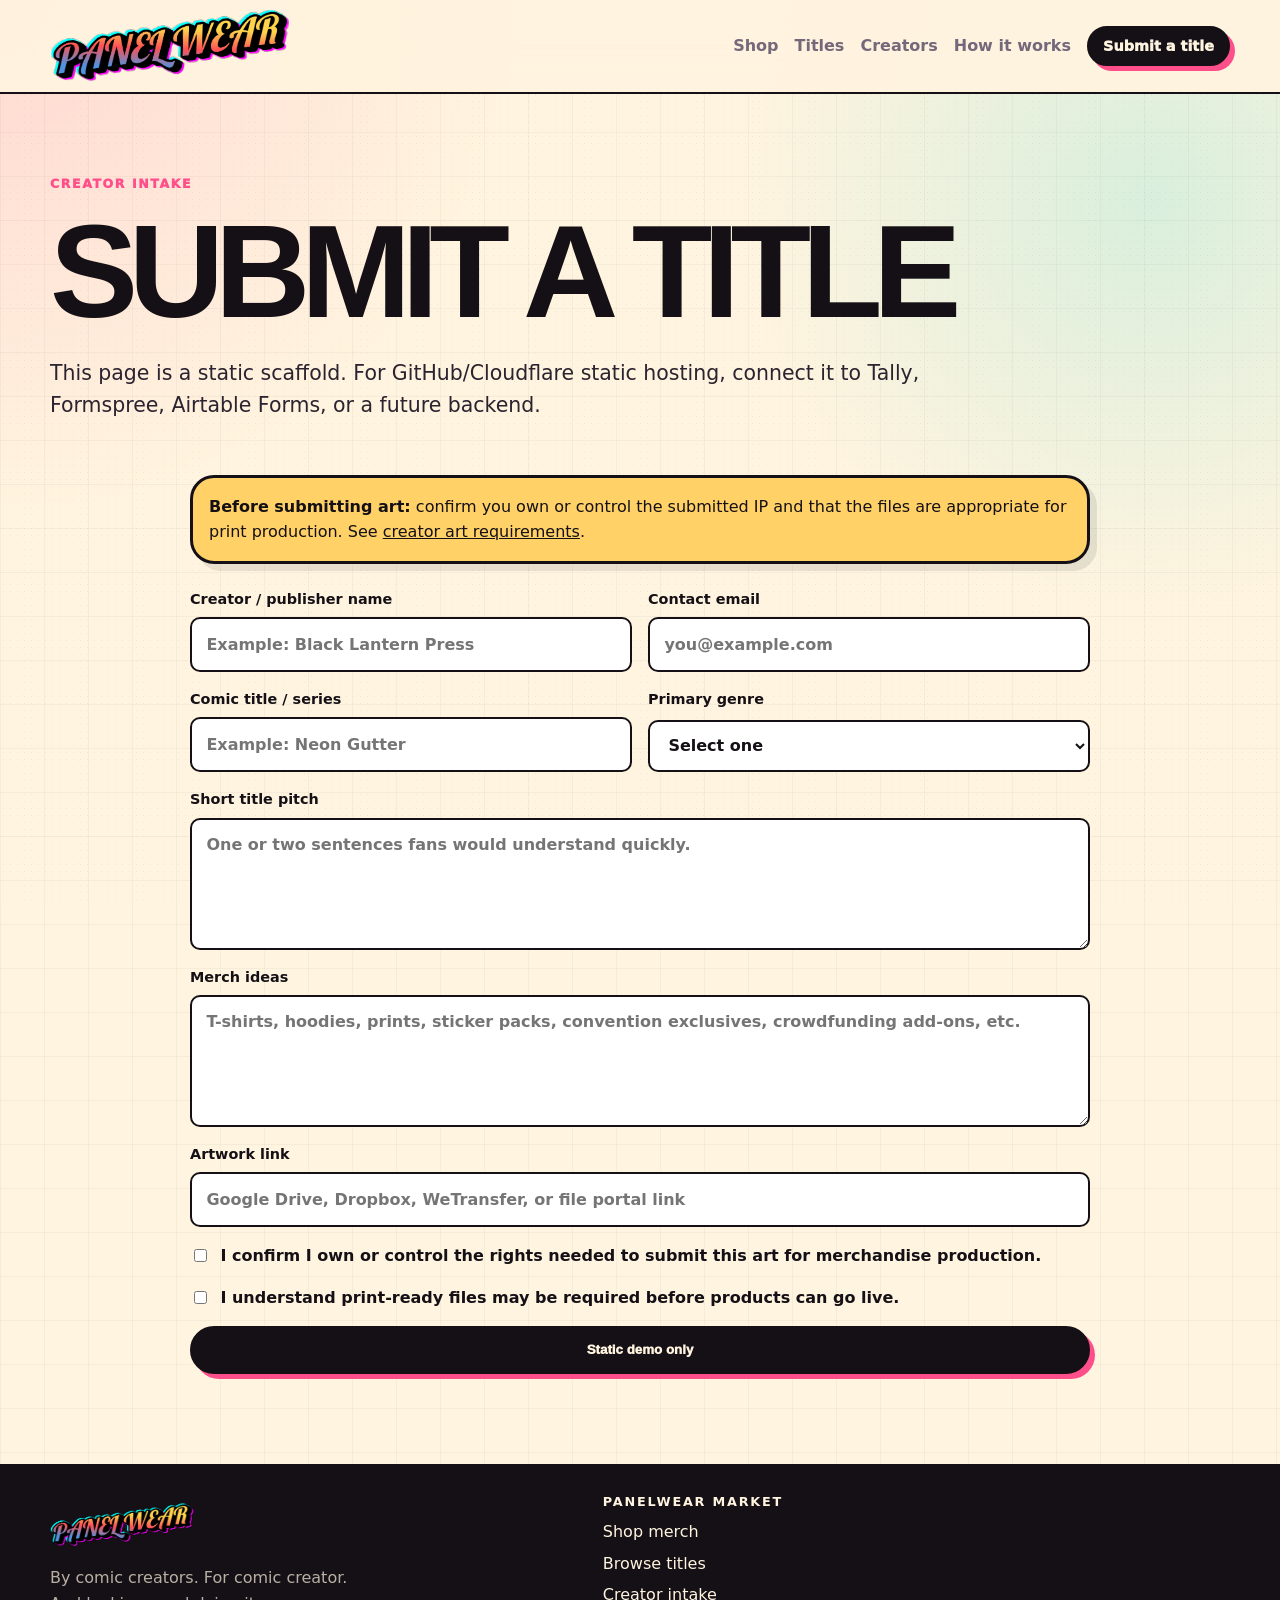
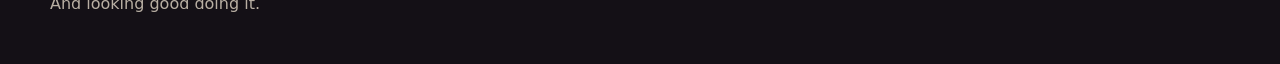
<file: creator-apply.html>
<!doctype html>
<html lang="en">
<head>
  <meta charset="utf-8" />
  <meta name="viewport" content="width=device-width, initial-scale=1" />
  <link rel="preconnect" href="https://fonts.googleapis.com">
  <link rel="stylesheet" href="assets/css/styles.css" />
  <title>Creator Intake | Panelwear Market</title>
  <meta name="description" content="Submit an independent comic title for merchandise consideration." />
</head>
<body data-page="creator-apply">
  <a class="skip-link" href="#main">Skip to content</a>
  <header class="site-header">
    <nav class="nav shell" aria-label="Primary navigation">
<a class="brand brand--image" href="index.html" aria-label="Panelwear Market home">
  <img src="assets/images/panelwear-logo.svg" alt="Panelwear Market" />
</a>
      <button class="nav__toggle" aria-expanded="false" aria-controls="navMenu">
        <span class="sr-only">Toggle navigation</span>
        <span aria-hidden="true"></span>
        <span aria-hidden="true"></span>
        <span aria-hidden="true"></span>
      </button>
      <div class="nav__menu" id="navMenu">
        <a href="shop.html">Shop</a>
        <a href="titles.html">Titles</a>
        <a href="creators.html">Creators</a>
        <a href="how-it-works.html">How it works</a>
        <a class="button button--small" href="creator-apply.html">Submit a title</a>
      </div>
    </nav>
  </header>
  <main id="main">
    <section class="page-hero shell">
      <p class="eyebrow">Creator intake</p>
      <h1>Submit a title</h1>
      <p class="lede">This page is a static scaffold. For GitHub/Cloudflare static hosting, connect it to Tally, Formspree, Airtable Forms, or a future backend.</p>
    </section>

    <section class="section shell section--tight narrow">
      <div class="form-note">
        <strong>Before submitting art:</strong> confirm you own or control the submitted IP and that the files are appropriate for print production.
        See <a href="docs/creator-art-requirements.md">creator art requirements</a>.
      </div>

      <form class="intake-form" action="#" method="POST">
        <div class="form-grid">
          <label class="field">
            <span>Creator / publisher name</span>
            <input name="creator_name" required placeholder="Example: Black Lantern Press" />
          </label>
          <label class="field">
            <span>Contact email</span>
            <input name="email" type="email" required placeholder="you@example.com" />
          </label>
          <label class="field">
            <span>Comic title / series</span>
            <input name="title" required placeholder="Example: Neon Gutter" />
          </label>
          <label class="field">
            <span>Primary genre</span>
            <select name="genre" required>
              <option value="">Select one</option>
              <option>Action / Adventure</option>
              <option>Fantasy</option>
              <option>Horror</option>
              <option>Sci-Fi</option>
              <option>Slice of Life</option>
              <option>Superhero</option>
              <option>Other</option>
            </select>
          </label>
        </div>
        <label class="field">
          <span>Short title pitch</span>
          <textarea name="pitch" rows="4" placeholder="One or two sentences fans would understand quickly."></textarea>
        </label>
        <label class="field">
          <span>Merch ideas</span>
          <textarea name="merch_ideas" rows="4" placeholder="T-shirts, hoodies, prints, sticker packs, convention exclusives, crowdfunding add-ons, etc."></textarea>
        </label>
        <label class="field">
          <span>Artwork link</span>
          <input name="artwork_link" type="url" placeholder="Google Drive, Dropbox, WeTransfer, or file portal link" />
        </label>
        <label class="checkbox">
          <input name="rights_confirmed" type="checkbox" required />
          <span>I confirm I own or control the rights needed to submit this art for merchandise production.</span>
        </label>
        <label class="checkbox">
          <input name="quality_confirmed" type="checkbox" required />
          <span>I understand print-ready files may be required before products can go live.</span>
        </label>
        <button class="button" type="submit">Static demo only</button>
      </form>
    </section>
  </main>
  <footer class="site-footer">
    <div class="shell footer-grid">
      <div>
<a class="brand brand--image brand--footer" href="index.html">
  <img src="assets/images/panelwear-logo.svg" alt="Panelwear Market" />
</a>
        <p>By comic creators. For comic creator. <br>And looking good doing it.</p>
      </div>
      <div>
        <h2 class="footer-heading">Panelwear Market</h2>
        <a href="shop.html">Shop merch</a>
        <a href="titles.html">Browse titles</a>
        <a href="creator-apply.html">Creator intake</a>
      </div>
    </div>
  </footer>
  <script src="assets/js/app.js"></script>
</body>
</html>
</file>
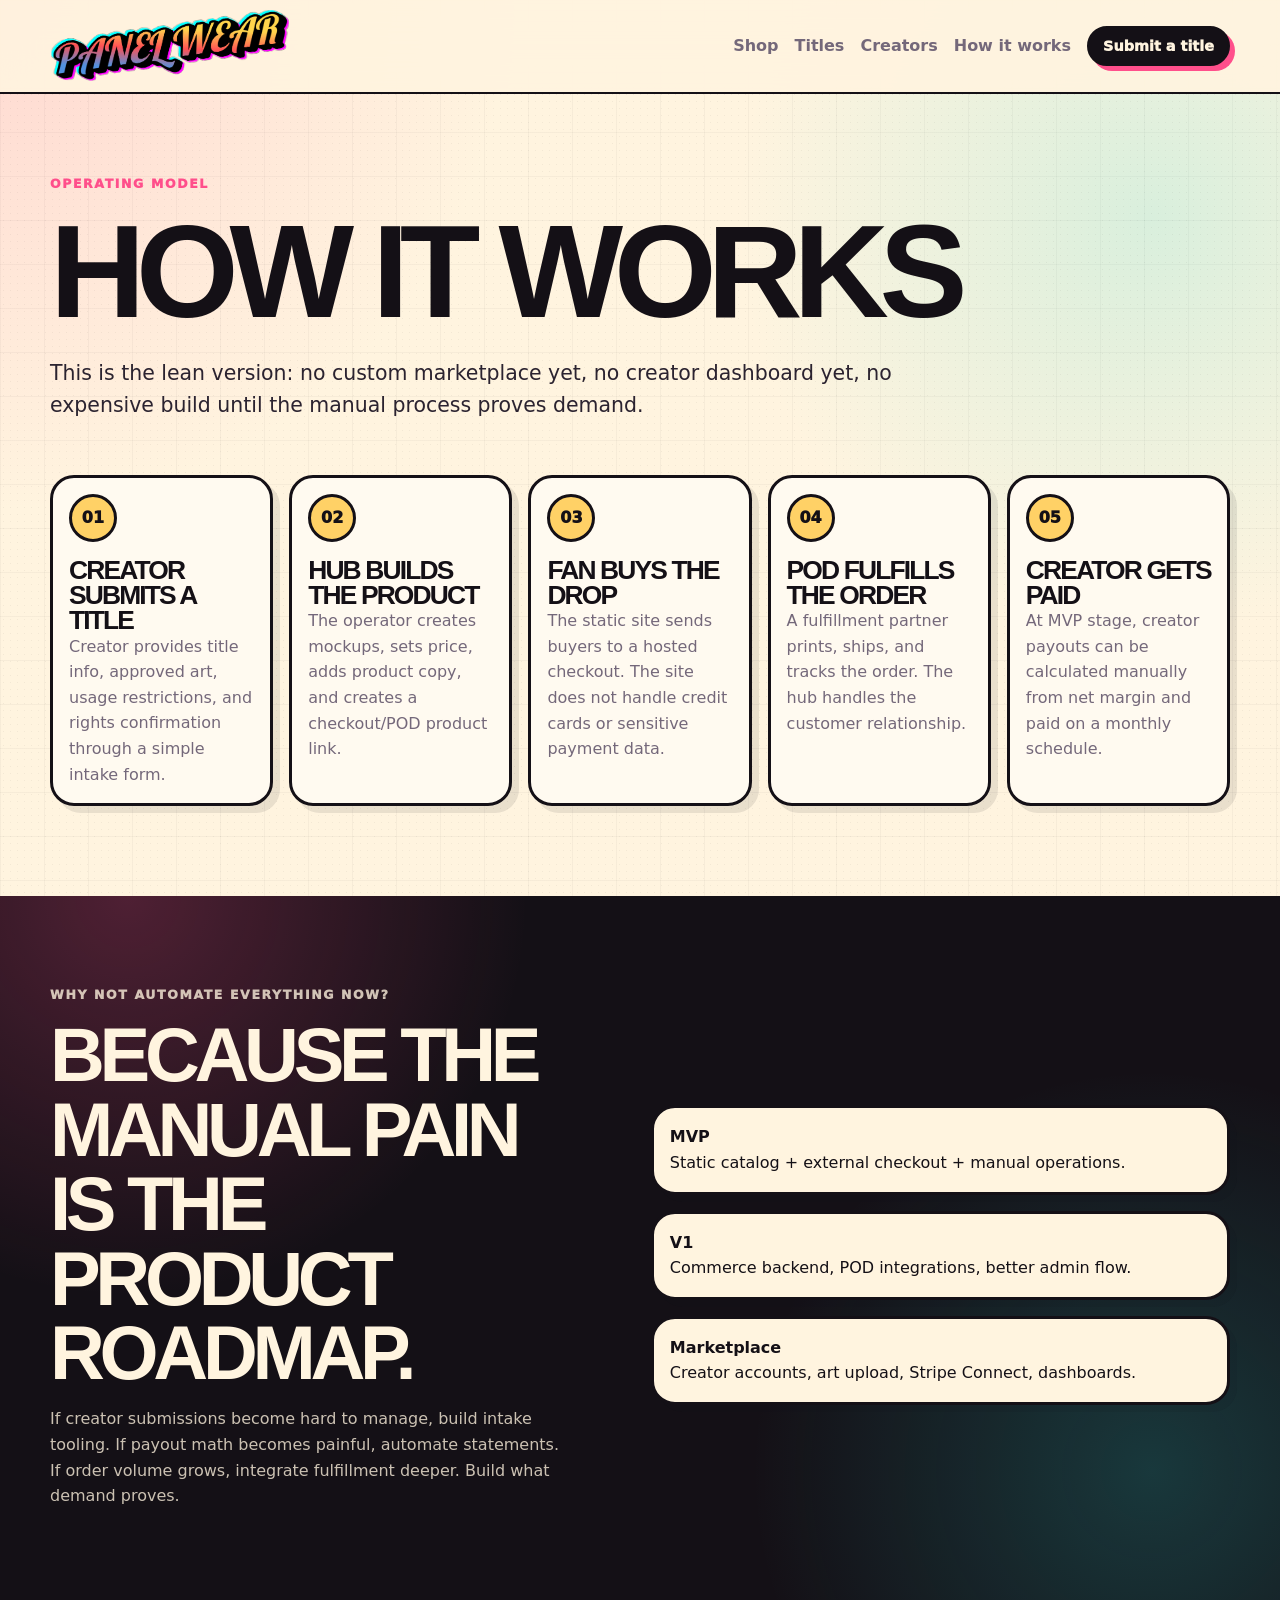
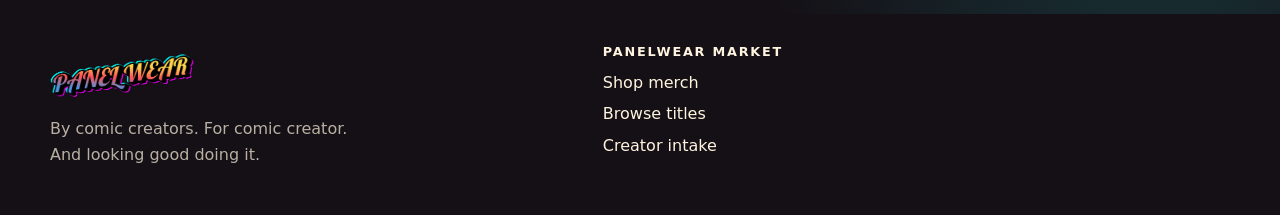
<file: how-it-works.html>
<!doctype html>
<html lang="en">
<head>
  <meta charset="utf-8" />
  <meta name="viewport" content="width=device-width, initial-scale=1" />
  <link rel="icon" href="assets/images/favicon.svg" type="image/svg+xml" />
  <link rel="preconnect" href="https://fonts.googleapis.com">
  <link rel="stylesheet" href="assets/css/styles.css" />
  <title>How It Works | Panelwear Market</title>
  <meta name="description" content="How the indie comics merchandise hub works for creators, fans, and operators." />
</head>
<body data-page="how">
  <a class="skip-link" href="#main">Skip to content</a>
  <header class="site-header">
    <nav class="nav shell" aria-label="Primary navigation">
<a class="brand brand--image" href="index.html" aria-label="Panelwear Market home">
  <img src="assets/images/panelwear-logo.svg" alt="Panelwear Market" />
</a>
      <button class="nav__toggle" aria-expanded="false" aria-controls="navMenu">
        <span class="sr-only">Toggle navigation</span>
        <span aria-hidden="true"></span>
        <span aria-hidden="true"></span>
        <span aria-hidden="true"></span>
      </button>
      <div class="nav__menu" id="navMenu">
        <a href="shop.html">Shop</a>
        <a href="titles.html">Titles</a>
        <a href="creators.html">Creators</a>
        <a href="how-it-works.html">How it works</a>
        <a class="button button--small" href="creator-apply.html">Submit a title</a>
      </div>
    </nav>
  </header>
  <main id="main">
    <section class="page-hero shell">
      <p class="eyebrow">Operating model</p>
      <h1>How it works</h1>
      <p class="lede">This is the lean version: no custom marketplace yet, no creator dashboard yet, no expensive build until the manual process proves demand.</p>
    </section>

    <section class="section shell section--tight">
      <div class="steps">
        <article class="step-card">
          <span>01</span>
          <h2>Creator submits a title</h2>
          <p>Creator provides title info, approved art, usage restrictions, and rights confirmation through a simple intake form.</p>
        </article>
        <article class="step-card">
          <span>02</span>
          <h2>Hub builds the product</h2>
          <p>The operator creates mockups, sets price, adds product copy, and creates a checkout/POD product link.</p>
        </article>
        <article class="step-card">
          <span>03</span>
          <h2>Fan buys the drop</h2>
          <p>The static site sends buyers to a hosted checkout. The site does not handle credit cards or sensitive payment data.</p>
        </article>
        <article class="step-card">
          <span>04</span>
          <h2>POD fulfills the order</h2>
          <p>A fulfillment partner prints, ships, and tracks the order. The hub handles the customer relationship.</p>
        </article>
        <article class="step-card">
          <span>05</span>
          <h2>Creator gets paid</h2>
          <p>At MVP stage, creator payouts can be calculated manually from net margin and paid on a monthly schedule.</p>
        </article>
      </div>
    </section>

    <section class="section section--ink">
      <div class="shell split">
        <div>
          <p class="eyebrow">Why not automate everything now?</p>
          <h2>Because the manual pain is the product roadmap.</h2>
          <p>If creator submissions become hard to manage, build intake tooling. If payout math becomes painful, automate statements. If order volume grows, integrate fulfillment deeper. Build what demand proves.</p>
        </div>
        <div class="note-stack">
          <div class="note-card">
            <strong>MVP</strong>
            <span>Static catalog + external checkout + manual operations.</span>
          </div>
          <div class="note-card">
            <strong>V1</strong>
            <span>Commerce backend, POD integrations, better admin flow.</span>
          </div>
          <div class="note-card">
            <strong>Marketplace</strong>
            <span>Creator accounts, art upload, Stripe Connect, dashboards.</span>
          </div>
        </div>
      </div>
    </section>
  </main>
  <footer class="site-footer">
    <div class="shell footer-grid">
      <div>
<a class="brand brand--image brand--footer" href="index.html">
  <img src="assets/images/panelwear-logo.svg" alt="Panelwear Market" />
</a>
        <p>By comic creators. For comic creator. <br>And looking good doing it.</p>
      </div>
      <div>
        <h2 class="footer-heading">Panelwear Market</h2>
        <a href="shop.html">Shop merch</a>
        <a href="titles.html">Browse titles</a>
        <a href="creator-apply.html">Creator intake</a>
      </div>
    </div>
  </footer>
  <script src="assets/js/app.js"></script>
</body>
</html>
</file>
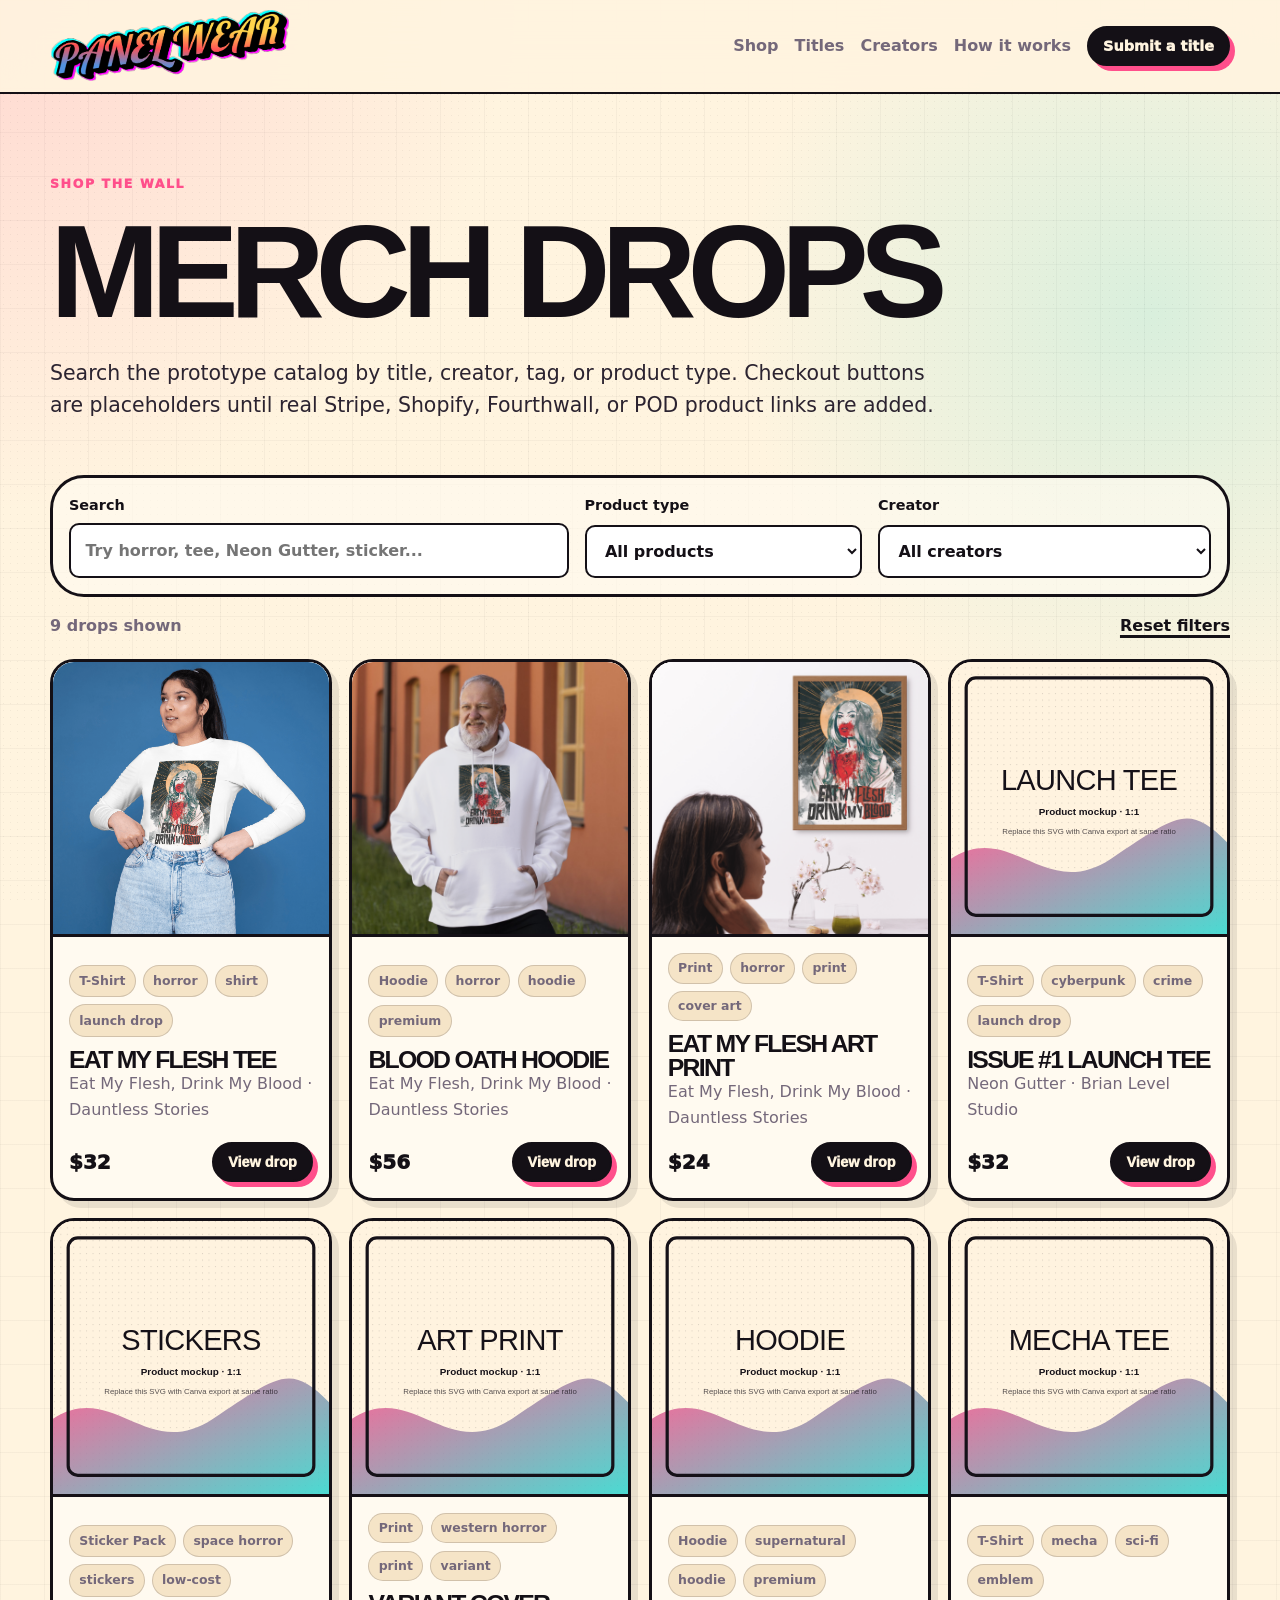
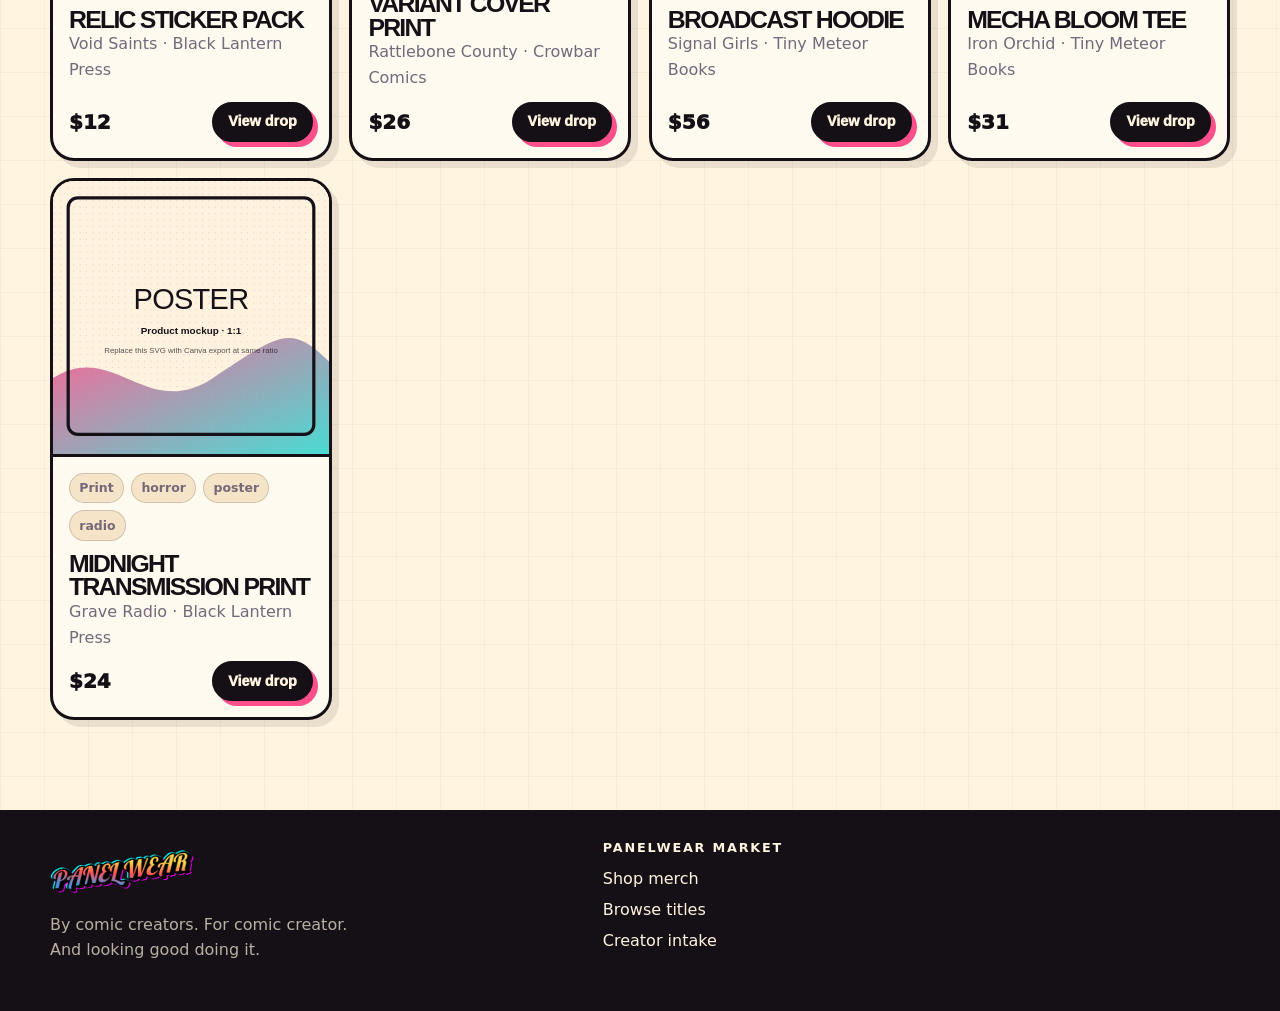
<file: shop.html>
<!doctype html>
<html lang="en">
<head>
 <meta charset="utf-8" />
  <meta name="viewport" content="width=device-width, initial-scale=1" />
  <link rel="icon" href="assets/images/favicon.svg" type="image/svg+xml" />
  <link rel="preconnect" href="https://fonts.googleapis.com">
  <link rel="stylesheet" href="assets/css/styles.css" />
  <title>Shop | Panelwear Market</title>
  <meta name="description" content="Browse indie comics merchandise by title, creator, product type, and genre." />
</head>
<body data-page="shop">
  <a class="skip-link" href="#main">Skip to content</a>
  <header class="site-header">
    <nav class="nav shell" aria-label="Primary navigation">
 <a class="brand brand--image" href="index.html" aria-label="Panelwear Market home">
  <img src="assets/images/panelwear-logo.svg" alt="Panelwear Market" />
</a>
      <button class="nav__toggle" aria-expanded="false" aria-controls="navMenu">
        <span class="sr-only">Toggle navigation</span>
        <span aria-hidden="true"></span>
        <span aria-hidden="true"></span>
        <span aria-hidden="true"></span>
      </button>
      <div class="nav__menu" id="navMenu">
        <a href="shop.html">Shop</a>
        <a href="titles.html">Titles</a>
        <a href="creators.html">Creators</a>
        <a href="how-it-works.html">How it works</a>
        <a class="button button--small" href="creator-apply.html">Submit a title</a>
      </div>
    </nav>
  </header>
  <main id="main">
    <section class="page-hero shell">
      <p class="eyebrow">Shop the wall</p>
      <h1>Merch drops</h1>
      <p class="lede">Search the prototype catalog by title, creator, tag, or product type. Checkout buttons are placeholders until real Stripe, Shopify, Fourthwall, or POD product links are added.</p>
    </section>

    <section class="section shell section--tight">
      <form class="filters" aria-label="Product filters">
        <label class="field">
          <span>Search</span>
          <input id="searchInput" type="search" placeholder="Try horror, tee, Neon Gutter, sticker..." />
        </label>
        <label class="field">
          <span>Product type</span>
          <select id="typeFilter">
            <option value="all">All products</option>
          </select>
        </label>
        <label class="field">
          <span>Creator</span>
          <select id="creatorFilter">
            <option value="all">All creators</option>
          </select>
        </label>
      </form>
      <div class="result-meta">
        <p id="resultCount" aria-live="polite">Loading products...</p>
        <button class="text-button" id="resetFilters" type="button">Reset filters</button>
      </div>
      <div class="product-grid" id="productGrid"></div>
    </section>
  </main>
  <dialog class="modal" id="productModal" aria-labelledby="modalTitle">
    <button class="modal__close" type="button" aria-label="Close product details">×</button>
    <div class="modal__body" id="modalBody"></div>
  </dialog>
  <footer class="site-footer">
    <div class="shell footer-grid">
      <div>
<a class="brand brand--image brand--footer" href="index.html">
  <img src="assets/images/panelwear-logo.svg" alt="Panelwear Market" />
</a>
        <p>By comic creators. For comic creator. <br>And looking good doing it.</p>
      </div>
      <div>
        <h2 class="footer-heading">Panelwear Market</h2>
        <a href="shop.html">Shop merch</a>
        <a href="titles.html">Browse titles</a>
        <a href="creator-apply.html">Creator intake</a>
      </div>
    </div>
  </footer>
  <script src="assets/js/app.js"></script>
</body>
</html>
</file>
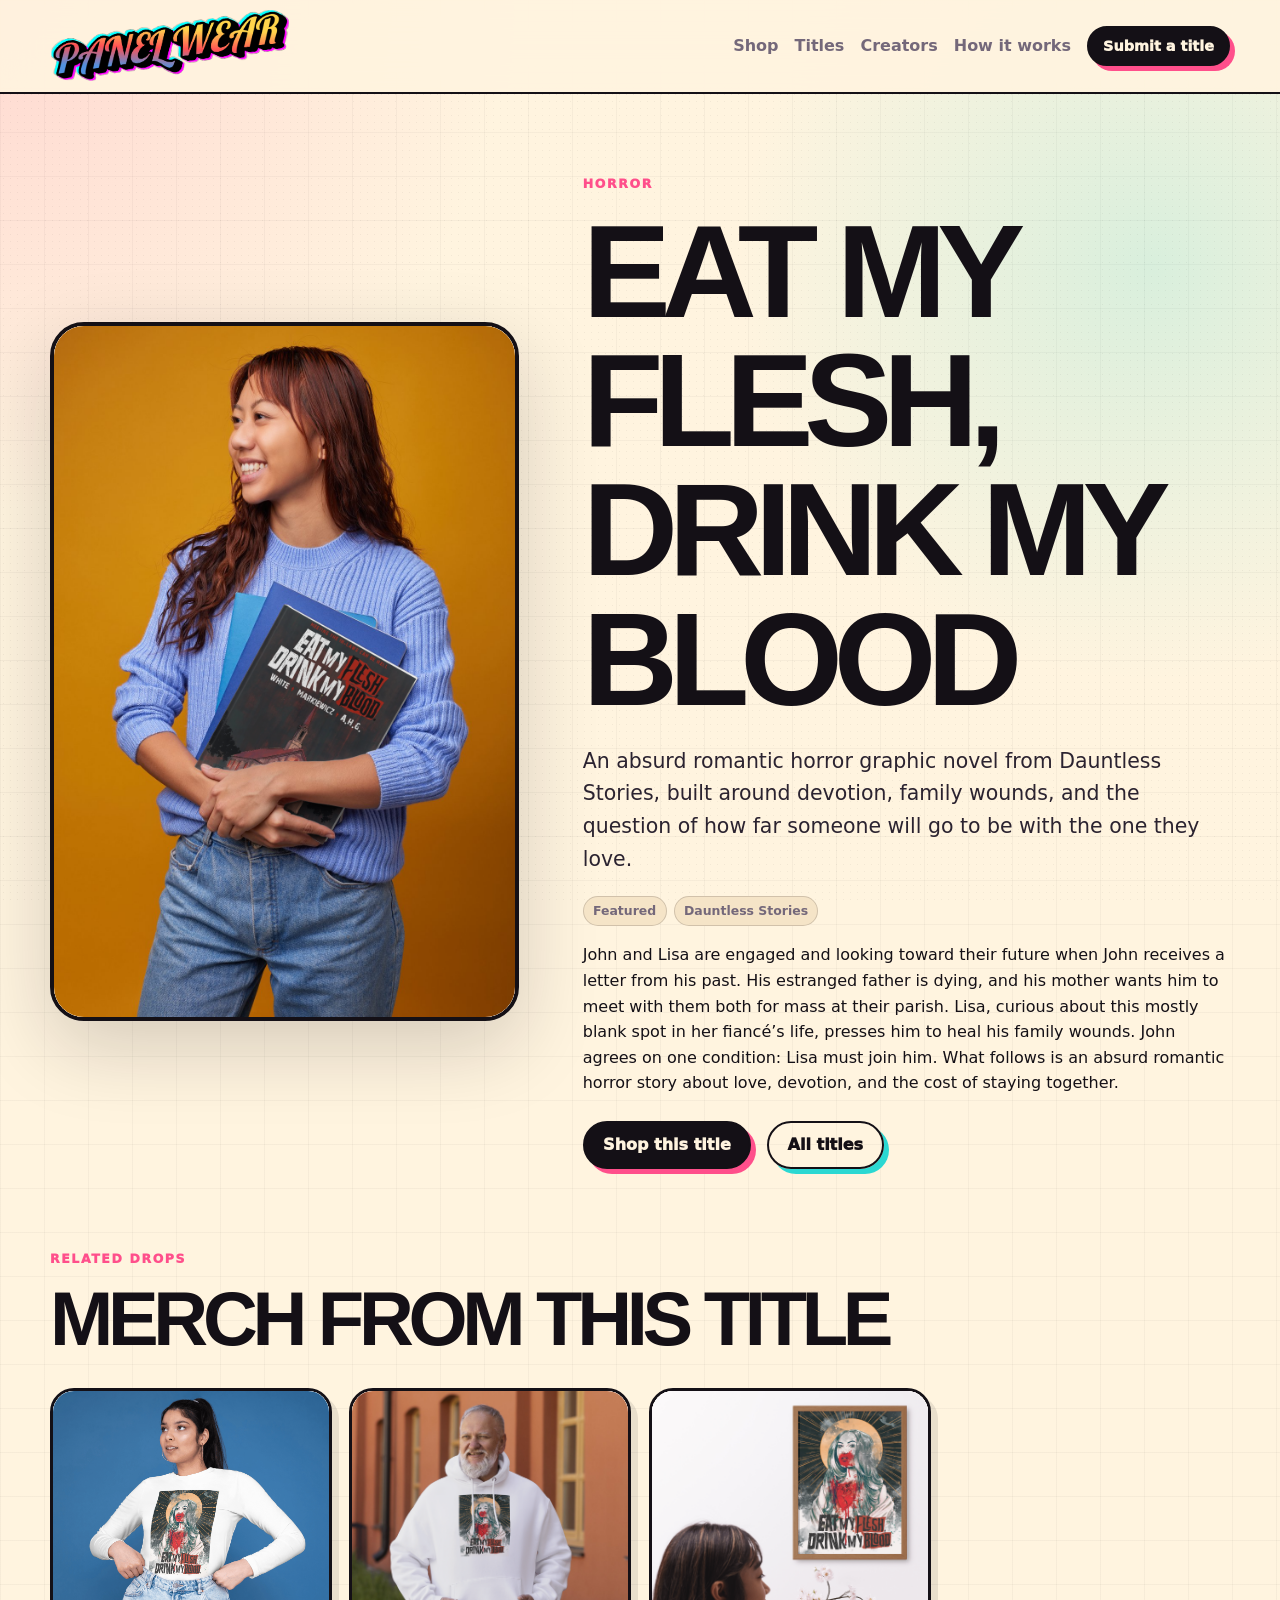
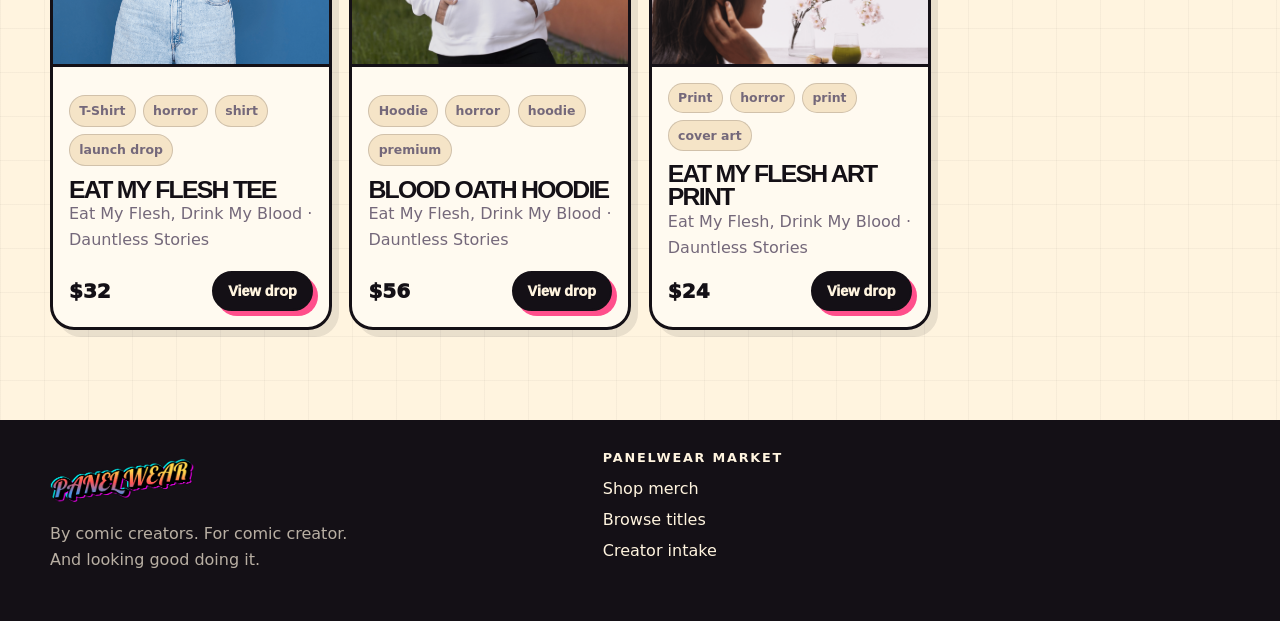
<file: title.html>
<!doctype html>
<html lang="en">
<head>
  <meta charset="utf-8" />
  <meta name="viewport" content="width=device-width, initial-scale=1" />
  <link rel="icon" href="assets/images/favicon.svg" type="image/svg+xml" />
  <link rel="preconnect" href="https://fonts.googleapis.com">
  <link rel="stylesheet" href="assets/css/styles.css" />
  <title>Title Detail | Panelwear Market</title>
  <meta name="description" content="A sample title detail page for an independent comic merchandise hub." />
</head>
<body data-page="title-detail">
  <a class="skip-link" href="#main">Skip to content</a>
  <header class="site-header">
    <nav class="nav shell" aria-label="Primary navigation">
<a class="brand brand--image" href="index.html" aria-label="Panelwear Market home">
  <img src="assets/images/panelwear-logo.svg" alt="Panelwear Market" />
</a>
      <button class="nav__toggle" aria-expanded="false" aria-controls="navMenu">
        <span class="sr-only">Toggle navigation</span>
        <span aria-hidden="true"></span>
        <span aria-hidden="true"></span>
        <span aria-hidden="true"></span>
      </button>
      <div class="nav__menu" id="navMenu">
        <a href="shop.html">Shop</a>
        <a href="titles.html">Titles</a>
        <a href="creators.html">Creators</a>
        <a href="how-it-works.html">How it works</a>
        <a class="button button--small" href="creator-apply.html">Submit a title</a>
      </div>
    </nav>
  </header>
  <main id="main">
    <section class="title-detail shell" id="titleDetail"></section>
    <section class="section shell section--tight">
      <div class="section__heading">
        <div>
          <p class="eyebrow">Related drops</p>
          <h2>Merch from this title</h2>
        </div>
      </div>
      <div class="product-grid" id="relatedProducts"></div>
    </section>
  </main>
  <dialog class="modal" id="productModal" aria-labelledby="modalTitle">
    <button class="modal__close" type="button" aria-label="Close product details">×</button>
    <div class="modal__body" id="modalBody"></div>
  </dialog>
  <footer class="site-footer">
    <div class="shell footer-grid">
      <div>
<a class="brand brand--image brand--footer" href="index.html">
  <img src="assets/images/panelwear-logo.svg" alt="Panelwear Market" />
</a>
        <p>By comic creators. For comic creator. <br>And looking good doing it.</p>
      </div>
      <div>
        <h2 class="footer-heading">Panelwear Market</h2>
        <a href="shop.html">Shop merch</a>
        <a href="titles.html">Browse titles</a>
        <a href="creator-apply.html">Creator intake</a>
      </div>
    </div>
  </footer>
  <script src="assets/js/app.js"></script>
</body>
</html>
</file>
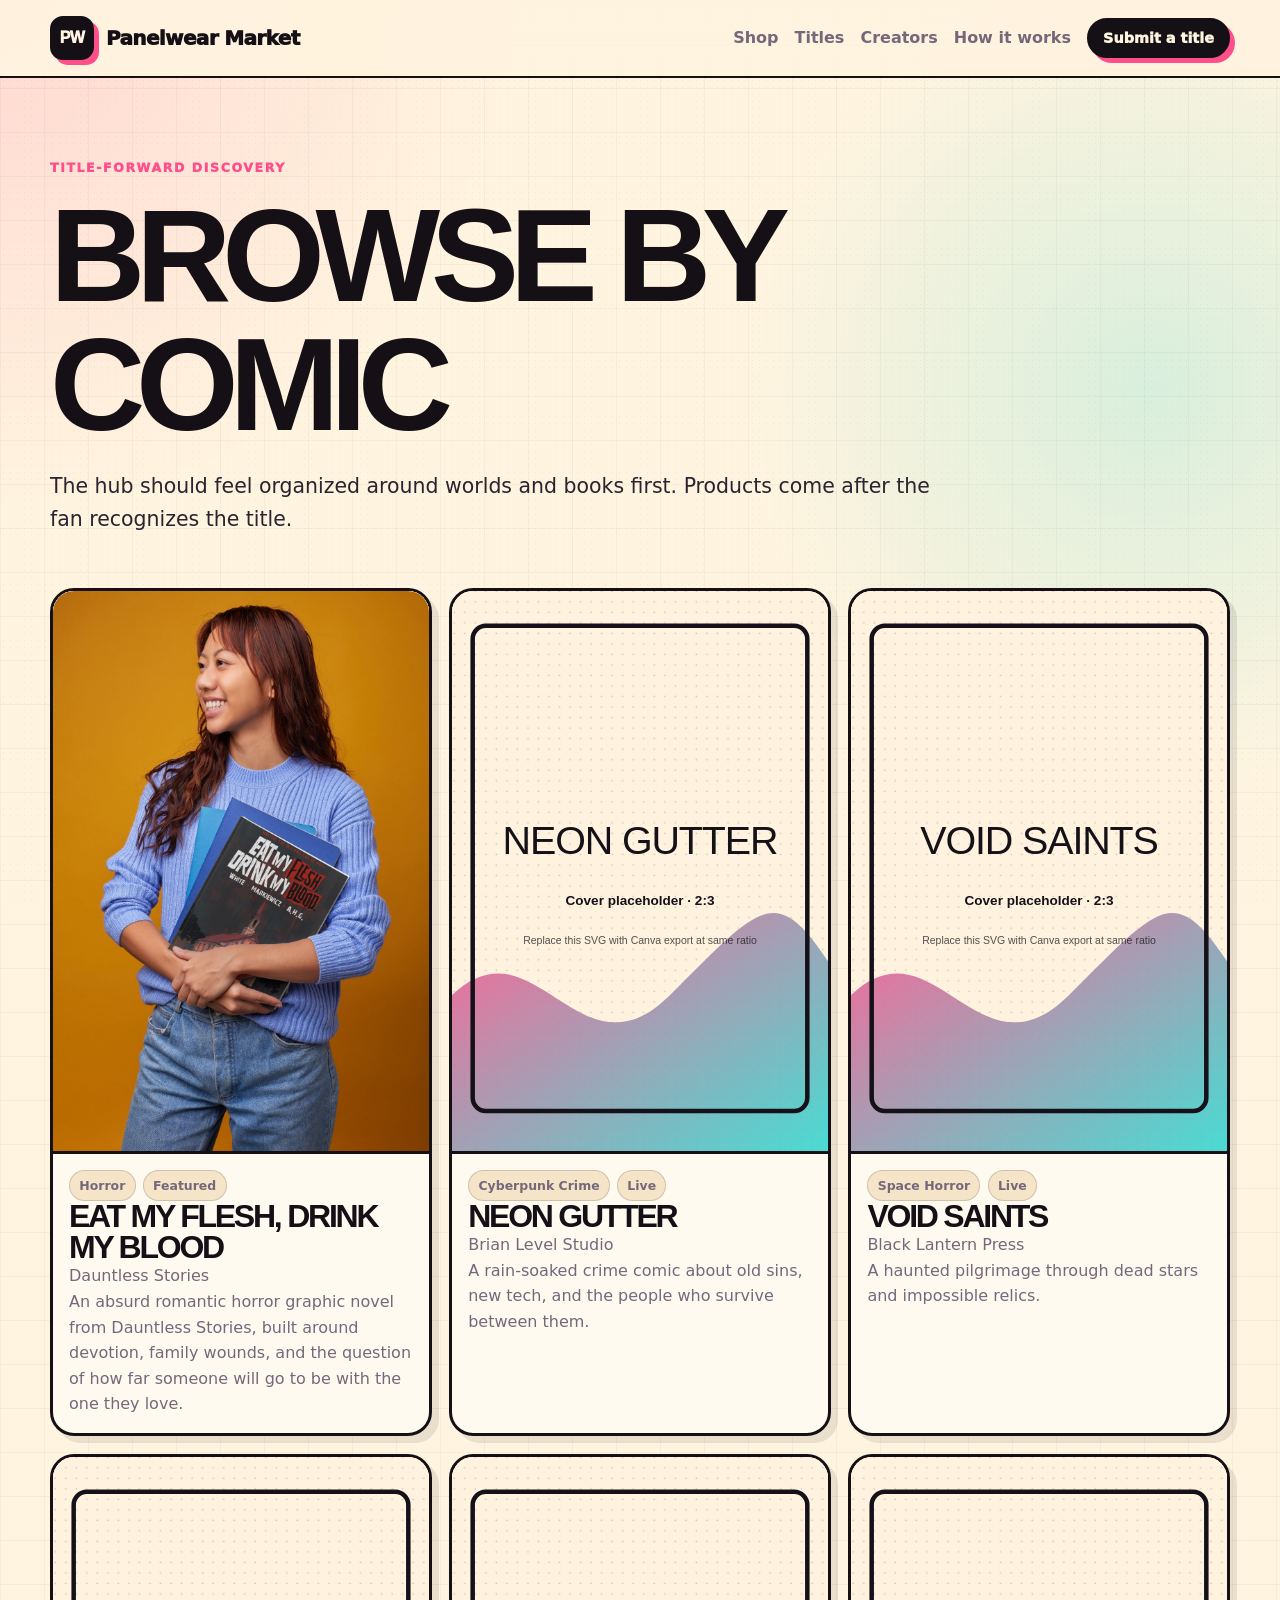
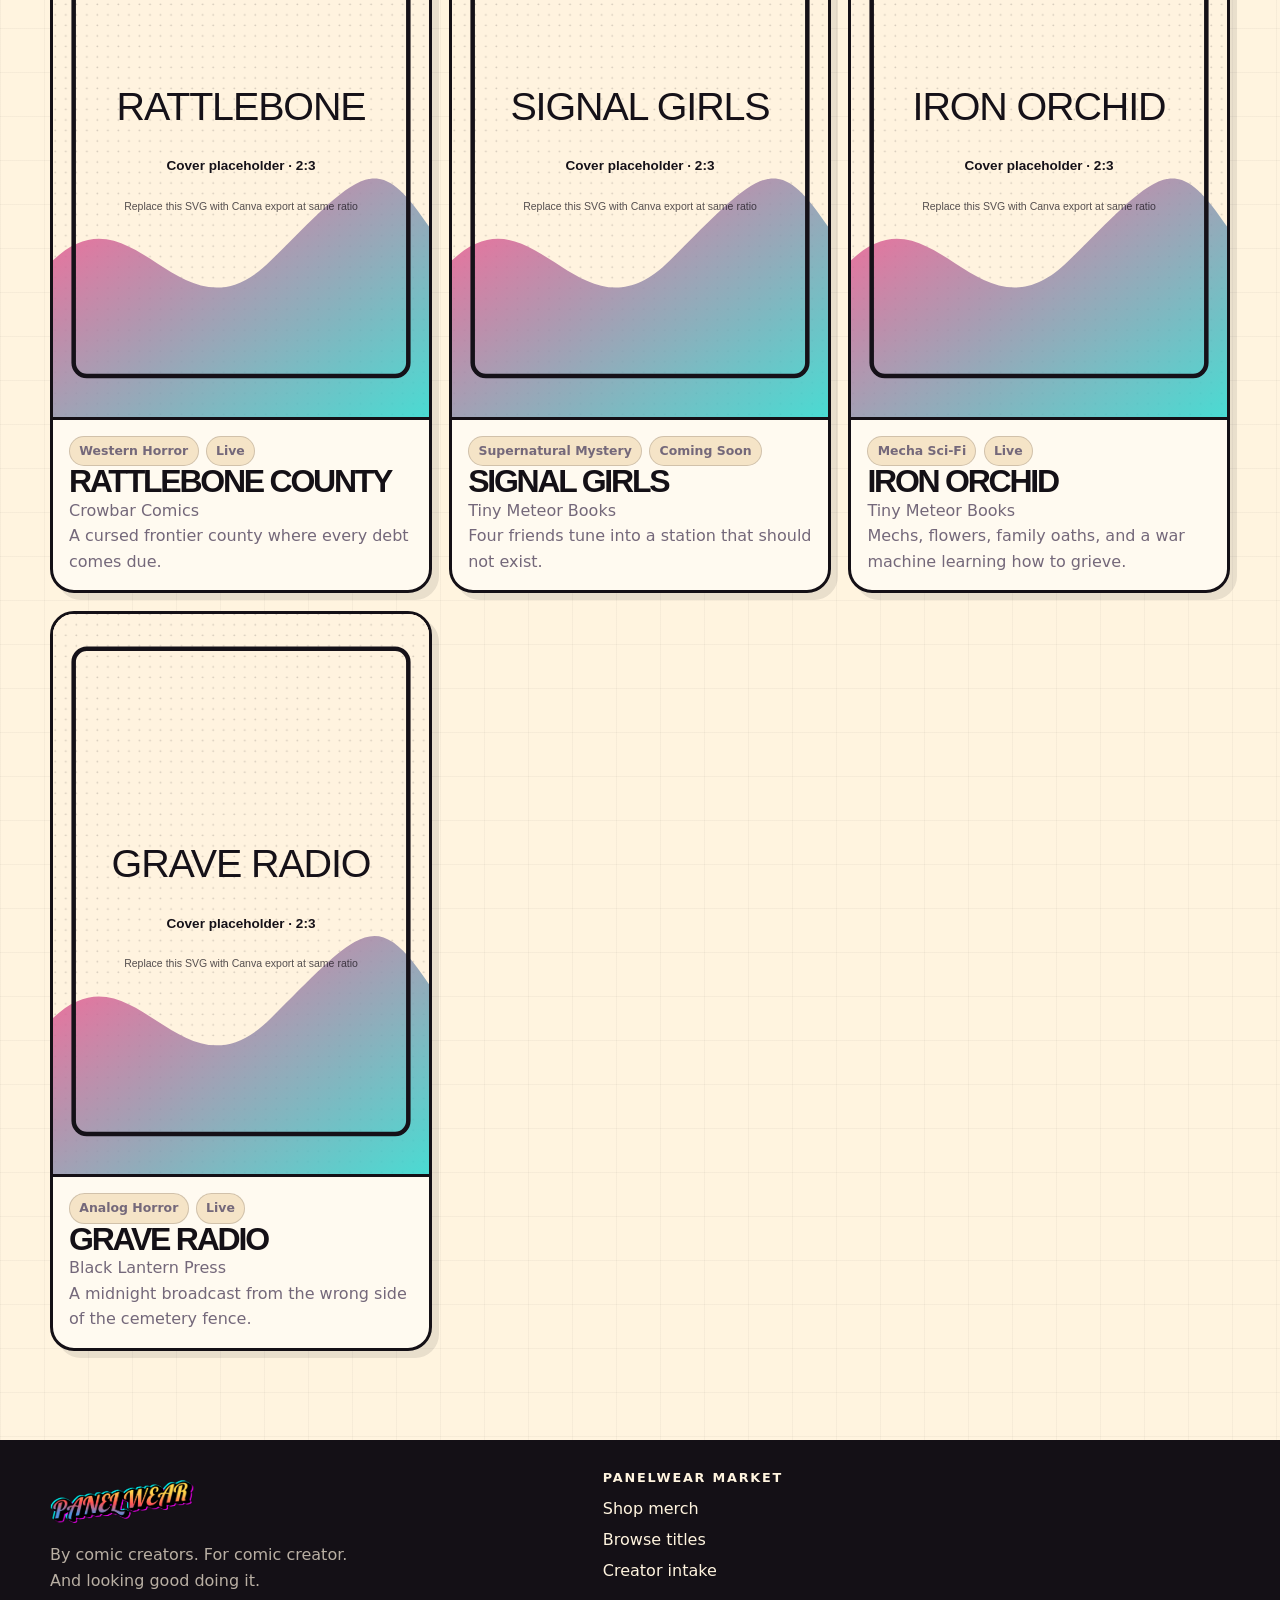
<file: titles.html>
<!doctype html>
<html lang="en">
<head>
  <meta charset="utf-8" />
  <meta name="viewport" content="width=device-width, initial-scale=1" />
  <link rel="icon" href="assets/images/favicon.svg" type="image/svg+xml" />
  <link rel="preconnect" href="https://fonts.googleapis.com">
  <link rel="stylesheet" href="assets/css/styles.css" />
  <title>Titles | Panelwear Market</title>
  <meta name="description" content="Browse independent comic titles with merchandise drops." />
</head>
<body data-page="titles">
  <a class="skip-link" href="#main">Skip to content</a>
  <header class="site-header">
    <nav class="nav shell" aria-label="Primary navigation">
      <a class="brand" href="index.html" aria-label="Panelwear Market home">
        <span class="brand__mark" aria-hidden="true">PW</span>
        <span class="brand__text">Panelwear Market</span>
      </a>
      <button class="nav__toggle" aria-expanded="false" aria-controls="navMenu">
        <span class="sr-only">Toggle navigation</span>
        <span aria-hidden="true"></span>
        <span aria-hidden="true"></span>
        <span aria-hidden="true"></span>
      </button>
      <div class="nav__menu" id="navMenu">
        <a href="shop.html">Shop</a>
        <a href="titles.html">Titles</a>
        <a href="creators.html">Creators</a>
        <a href="how-it-works.html">How it works</a>
        <a class="button button--small" href="creator-apply.html">Submit a title</a>
      </div>
    </nav>
  </header>
  <main id="main">
    <section class="page-hero shell">
      <p class="eyebrow">Title-forward discovery</p>
      <h1>Browse by comic</h1>
      <p class="lede">The hub should feel organized around worlds and books first. Products come after the fan recognizes the title.</p>
    </section>
    <section class="section shell section--tight">
      <div class="title-grid" id="titleGrid"></div>
    </section>
  </main>
  <footer class="site-footer">
    <div class="shell footer-grid">
      <div>
<a class="brand brand--image brand--footer" href="index.html">
  <img src="assets/images/panelwear-logo.svg" alt="Panelwear Market" />
</a>
        <p>By comic creators. For comic creator. <br>And looking good doing it.</p>
      </div>
      <div>
        <h2 class="footer-heading">Panelwear Market</h2>
        <a href="shop.html">Shop merch</a>
        <a href="titles.html">Browse titles</a>
        <a href="creator-apply.html">Creator intake</a>
      </div>
    </div>
  </footer>
  <script src="assets/js/app.js"></script>
</body>
</html>
</file>
<file: assets/css/styles.css>
:root {
  --ink: #141016;
  --ink-soft: #2b2330;
  --paper: #fff4df;
  --paper-2: #f5e4c7;
  --paper-3: #fffaf0;
  --muted: #74687a;
  --line: rgba(20, 16, 22, 0.16);
  --pink: #ff4f8b;
  --cyan: #2bd8d2;
  --yellow: #ffd166;
  --green: #a7f070;
  --white: #ffffff;
  --shadow: 0 26px 80px rgba(20, 16, 22, 0.18);
  --radius-xl: 34px;
  --radius-lg: 24px;
  --radius-md: 16px;
  --radius-sm: 10px;
  --max: 1180px;
  --font: Inter, ui-sans-serif, system-ui, -apple-system, BlinkMacSystemFont, "Segoe UI", sans-serif;
  --display: "Arial Black", Impact, Haettenschweiler, "Arial Narrow Bold", sans-serif;
}

* {
  box-sizing: border-box;
}

html {
  scroll-behavior: smooth;
}

body {
  min-height: 100vh;
  margin: 0;
  color: var(--ink);
  background:
    radial-gradient(circle at top left, rgba(255, 79, 139, 0.17), transparent 32rem),
    radial-gradient(circle at 90% 12%, rgba(43, 216, 210, 0.18), transparent 26rem),
    linear-gradient(90deg, rgba(20, 16, 22, 0.035) 1px, transparent 1px) 0 0 / 44px 44px,
    linear-gradient(rgba(20, 16, 22, 0.035) 1px, transparent 1px) 0 0 / 44px 44px,
    var(--paper);
  font-family: var(--font);
  line-height: 1.6;
}

body::before {
  content: "";
  position: fixed;
  inset: 0;
  pointer-events: none;
  z-index: -1;
  opacity: 0.42;
  background-image:
    radial-gradient(rgba(20, 16, 22, 0.12) 0.7px, transparent 0.7px);
  background-size: 7px 7px;
}

a {
  color: inherit;
}

img {
  display: block;
  width: 100%;
  max-width: 100%;
}

code {
  padding: 0.12rem 0.35rem;
  background: rgba(20, 16, 22, 0.08);
  border-radius: 0.35rem;
}

.shell {
  width: min(var(--max), calc(100% - 2rem));
  margin-inline: auto;
}

.narrow {
  max-width: 900px;
}

.skip-link {
  position: absolute;
  z-index: 99;
  left: 1rem;
  top: 0.75rem;
  padding: 0.65rem 1rem;
  color: var(--paper);
  background: var(--ink);
  border-radius: 999px;
  transform: translateY(-160%);
}

.skip-link:focus {
  transform: translateY(0);
}

.sr-only {
  position: absolute;
  inline-size: 1px;
  block-size: 1px;
  overflow: hidden;
  clip: rect(0 0 0 0);
}

.site-header {
  position: sticky;
  top: 0;
  z-index: 50;
  border-bottom: 2px solid var(--ink);
  background: rgba(255, 244, 223, 0.92);
  backdrop-filter: blur(18px);
}

.nav {
  min-height: 76px;
  display: flex;
  align-items: center;
  justify-content: space-between;
  gap: 1.2rem;
}

.brand--image img {
  width: auto;
  height: 92px;
  max-width: 240px;
  object-fit: contain;
}

.brand--footer.brand--image img {
  height: 48px;

}

@media (max-width: 720px) {
  .brand--image img {
    height: 40px;
    max-width: 180px;
  }
}

.brand {
  display: inline-flex;
  align-items: center;
  gap: 0.75rem;
  color: var(--ink);
  text-decoration: none;
  font-weight: 1000;
  letter-spacing: -0.04em;
}

.brand__mark {
  display: grid;
  place-items: center;
  width: 44px;
  height: 44px;
  color: var(--paper);
  background: var(--ink);
  border: 3px solid var(--ink);
  border-radius: 13px;
  box-shadow: 5px 5px 0 var(--pink);
  font-family: var(--display);
  line-height: 1;
}

.brand__text {
  font-size: clamp(1rem, 2vw, 1.25rem);
}

.nav__menu {
  display: flex;
  align-items: center;
  gap: 1rem;
}

.nav__menu a:not(.button) {
  color: var(--muted);
  font-weight: 900;
  text-decoration: none;
}

.nav__menu a:not(.button):hover,
.nav__menu a:not(.button):focus {
  color: var(--ink);
}

.nav__toggle {
  display: none;
  width: 46px;
  height: 44px;
  background: var(--paper);
  border: 2px solid var(--ink);
  border-radius: var(--radius-sm);
  cursor: pointer;
}

.nav__toggle span[aria-hidden="true"] {
  display: block;
  width: 22px;
  height: 2px;
  margin: 4px auto;
  background: var(--ink);
}

.button {
  display: inline-flex;
  min-height: 48px;
  align-items: center;
  justify-content: center;
  gap: 0.4rem;
  padding: 0.82rem 1.15rem;
  color: var(--paper);
  background: var(--ink);
  border: 2px solid var(--ink);
  border-radius: 999px;
  box-shadow: 5px 5px 0 var(--pink);
  font-weight: 1000;
  line-height: 1;
  text-decoration: none;
  cursor: pointer;
  transition: transform 150ms ease, box-shadow 150ms ease;
}

.button:hover,
.button:focus {
  transform: translate(-2px, -2px);
  box-shadow: 8px 8px 0 var(--pink);
}

.button--small {
  min-height: 40px;
  padding: 0.62rem 0.88rem;
  font-size: 0.9rem;
}

.button--ghost {
  color: var(--ink);
  background: transparent;
  box-shadow: 5px 5px 0 var(--cyan);
}

.button--light {
  color: var(--ink);
  background: var(--paper);
  box-shadow: 5px 5px 0 var(--yellow);
}

.text-link,
.text-button {
  color: var(--ink);
  font-weight: 1000;
  text-decoration: underline;
  text-decoration-thickness: 0.18em;
  text-underline-offset: 0.24em;
}

.text-button {
  padding: 0;
  border: 0;
  background: transparent;
  font: inherit;
  cursor: pointer;
}

.eyebrow {
  margin: 0 0 0.8rem;
  color: var(--pink);
  font-size: 0.78rem;
  font-weight: 1000;
  letter-spacing: 0.13em;
  text-transform: uppercase;
}

h1,
h2,
h3 {
  margin: 0;
  line-height: 0.98;
}

h1,
h2 {
  font-family: var(--display);
  letter-spacing: -0.07em;
  text-transform: uppercase;
}

h1 {
  max-width: 12ch;
  font-size: clamp(3.4rem, 12vw, 8.25rem);
}

h2 {
  font-size: clamp(2.15rem, 6.8vw, 4.75rem);
}

h3 {
  letter-spacing: -0.04em;
  font-size: 1.35rem;
}

.lede,
.hero__lede {
  max-width: 70ch;
  color: var(--ink-soft);
  font-size: clamp(1.05rem, 2vw, 1.28rem);
}

.hero {
  display: grid;
  align-items: center;
  gap: clamp(2rem, 6vw, 5rem);
  padding-block: clamp(3rem, 8vw, 7rem);
}

.hero--home {
  grid-template-columns: minmax(0, 0.95fr) minmax(320px, 1.05fr);
}

.hero__actions {
  display: flex;
  flex-wrap: wrap;
  gap: 1rem;
  margin-top: 1.55rem;
}

.frame {
  overflow: hidden;
  border: 4px solid var(--ink);
  border-radius: var(--radius-xl);
  background: var(--paper-3);
  box-shadow: var(--shadow);
}

.frame figcaption {
  padding: 0.65rem 0.85rem;
  border-top: 2px solid var(--ink);
  background: var(--paper-3);
  color: var(--muted);
  font-size: 0.86rem;
  font-weight: 800;
}

.frame--tilt {
  transform: rotate(1.4deg);
}

.frame--light {
  background: rgba(255, 255, 255, 0.08);
  border-color: rgba(255, 244, 223, 0.42);
}

.frame--light figcaption {
  color: rgba(255, 244, 223, 0.78);
  background: rgba(255, 255, 255, 0.06);
  border-color: rgba(255, 244, 223, 0.28);
}

.ticker {
  overflow: hidden;
  border-block: 3px solid var(--ink);
  background: var(--ink);
  color: var(--paper);
}

.ticker__track {
  display: flex;
  width: max-content;
  gap: 1rem;
  padding-block: 0.7rem;
  animation: slide 28s linear infinite;
}

.ticker__track span {
  display: inline-flex;
  align-items: center;
  gap: 1rem;
  font-family: var(--display);
  font-size: clamp(1rem, 2vw, 1.25rem);
  letter-spacing: -0.04em;
  text-transform: uppercase;
  white-space: nowrap;
}

.ticker__track span::after {
  content: "•";
  color: var(--yellow);
}

@keyframes slide {
  from { transform: translateX(1rem); }
  to { transform: translateX(-50%); }
}

.section {
  padding-block: clamp(3.5rem, 7vw, 6rem);
}

.section--tight {
  padding-top: 0;
}

.section__heading {
  display: flex;
  align-items: end;
  justify-content: space-between;
  gap: 2rem;
  margin-bottom: 2rem;
}

.section__heading > p,
.section__heading div + p {
  max-width: 45ch;
  margin: 0;
  color: var(--muted);
  font-weight: 650;
}

.page-hero {
  padding-block: clamp(2.5rem, 7vw, 5rem) 2rem;
}

.page-hero h1 {
  max-width: 14ch;
}

.featured-title {
  display: grid;
  grid-template-columns: 0.88fr 1.12fr;
  gap: 1rem;
  align-items: stretch;
  padding: 1rem;
  border: 4px solid var(--ink);
  border-radius: var(--radius-xl);
  background: var(--paper-3);
  box-shadow: 10px 10px 0 rgba(20, 16, 22, 0.10);
}

.featured-title__art {
  min-height: 420px;
  overflow: hidden;
  border: 3px solid var(--ink);
  border-radius: var(--radius-lg);
  background: var(--paper);
}

.featured-title__art img {
  height: 100%;
  object-fit: cover;
}

.featured-title__copy {
  display: grid;
  align-content: center;
  gap: 1rem;
  padding: clamp(1rem, 4vw, 2rem);
}

.meta-row {
  display: flex;
  flex-wrap: wrap;
  gap: 0.45rem;
}

.pill {
  display: inline-flex;
  align-items: center;
  min-height: 30px;
  padding: 0.26rem 0.58rem;
  border: 1px solid var(--line);
  border-radius: 999px;
  background: var(--paper-2);
  color: var(--muted);
  font-size: 0.78rem;
  font-weight: 900;
}

.product-grid,
.title-grid,
.creator-grid {
  display: grid;
  gap: 1.1rem;
}

.product-grid {
  grid-template-columns: repeat(4, minmax(0, 1fr));
}

.title-grid {
  grid-template-columns: repeat(3, minmax(0, 1fr));
}

.creator-grid {
  grid-template-columns: repeat(2, minmax(0, 1fr));
}

.product-card,
.title-card,
.creator-card,
.step-card,
.note-card,
.callout,
.form-note {
  background: var(--paper-3);
  border: 3px solid var(--ink);
  border-radius: var(--radius-lg);
  box-shadow: 7px 7px 0 rgba(20, 16, 22, 0.09);
}

.product-card {
  display: grid;
  overflow: hidden;
}

.product-card__image {
  aspect-ratio: 1;
  overflow: hidden;
  border-bottom: 3px solid var(--ink);
  background: var(--paper-2);
}

.product-card__image img {
  height: 100%;
  object-fit: cover;
}

.product-card__body {
  display: grid;
  gap: 0.7rem;
  padding: 1rem;
}

.product-card h3 {
  font-family: var(--display);
  font-size: 1.55rem;
  line-height: 0.95;
  letter-spacing: -0.07em;
  text-transform: uppercase;
}

.product-card p,
.title-card p,
.creator-card p,
.step-card p,
.callout p {
  margin: 0;
  color: var(--muted);
}

.product-card__footer {
  display: flex;
  align-items: center;
  justify-content: space-between;
  gap: 0.75rem;
  margin-top: auto;
}

.price {
  color: var(--ink);
  font-size: 1.25rem;
  font-weight: 1000;
}

.filters {
  display: grid;
  grid-template-columns: 1.35fr 0.75fr 0.9fr;
  gap: 1rem;
  padding: 1rem;
  border: 3px solid var(--ink);
  border-radius: var(--radius-xl);
  background: rgba(255, 250, 240, 0.65);
}

.field {
  display: grid;
  gap: 0.38rem;
  font-weight: 900;
}

.field span {
  font-size: 0.9rem;
}

input,
select,
textarea {
  width: 100%;
  min-height: 48px;
  padding: 0.8rem 0.9rem;
  color: var(--ink);
  background: var(--white);
  border: 2px solid var(--ink);
  border-radius: var(--radius-sm);
  font: inherit;
}

textarea {
  resize: vertical;
}

input:focus,
select:focus,
textarea:focus,
button:focus-visible,
a:focus-visible {
  outline: 4px solid rgba(43, 216, 210, 0.55);
  outline-offset: 3px;
}

.result-meta {
  display: flex;
  align-items: center;
  justify-content: space-between;
  gap: 1rem;
  margin-block: 1rem 1.25rem;
  color: var(--muted);
  font-weight: 900;
}

.result-meta p {
  margin: 0;
}

.title-card {
  overflow: hidden;
  text-decoration: none;
  color: var(--ink);
}

.title-card__cover {
  aspect-ratio: 2 / 3;
  overflow: hidden;
  border-bottom: 3px solid var(--ink);
  background: var(--paper-2);
}

.title-card__cover img {
  height: 100%;
  object-fit: cover;
}

.title-card__body,
.creator-card {
  padding: 1rem;
}

.title-card h3 {
  font-family: var(--display);
  font-size: 2rem;
  letter-spacing: -0.07em;
  text-transform: uppercase;
}

.creator-card {
  display: grid;
  grid-template-columns: 110px 1fr;
  gap: 1rem;
  align-items: center;
}

.creator-card img {
  aspect-ratio: 1;
  object-fit: cover;
  border: 3px solid var(--ink);
  border-radius: 50%;
}

.creator-card h3 {
  font-family: var(--display);
  font-size: 1.8rem;
  letter-spacing: -0.06em;
  text-transform: uppercase;
}

.title-detail {
  display: grid;
  grid-template-columns: minmax(240px, 0.42fr) minmax(0, 0.58fr);
  gap: clamp(1.5rem, 5vw, 4rem);
  align-items: center;
  padding-block: clamp(2.5rem, 7vw, 5rem);
}

.title-detail__cover {
  overflow: hidden;
  border: 4px solid var(--ink);
  border-radius: var(--radius-xl);
  background: var(--paper-3);
  box-shadow: var(--shadow);
}

.title-detail__cover img {
  aspect-ratio: 2 / 3;
  object-fit: cover;
}

.title-detail h1 {
  max-width: 10ch;
}

.split {
  display: grid;
  grid-template-columns: minmax(0, 0.95fr) minmax(320px, 1.05fr);
  gap: clamp(2rem, 6vw, 5rem);
  align-items: center;
}

.section--ink {
  color: var(--paper);
  background:
    radial-gradient(circle at 10% 0%, rgba(255, 79, 139, 0.25), transparent 25rem),
    radial-gradient(circle at 90% 80%, rgba(43, 216, 210, 0.2), transparent 25rem),
    var(--ink);
}

.section--ink p {
  color: rgba(255, 244, 223, 0.78);
}

.steps {
  display: grid;
  grid-template-columns: repeat(5, minmax(0, 1fr));
  gap: 1rem;
}

.step-card {
  padding: 1rem;
}

.step-card span {
  display: grid;
  place-items: center;
  width: 3rem;
  height: 3rem;
  margin-bottom: 1rem;
  border: 3px solid var(--ink);
  border-radius: 50%;
  background: var(--yellow);
  font-weight: 1000;
}

.step-card h2 {
  font-family: var(--display);
  font-size: 1.65rem;
  line-height: 0.96;
}

.note-stack {
  display: grid;
  gap: 1rem;
}

.note-card {
  padding: 1rem;
  color: var(--ink);
  background: var(--paper);
}

.note-card strong,
.note-card span {
  display: block;
}

.callout {
  display: flex;
  align-items: center;
  justify-content: space-between;
  gap: 2rem;
  padding: clamp(1rem, 4vw, 2rem);
}

.callout h2 {
  max-width: 13ch;
}

.form-note {
  padding: 1rem;
  margin-bottom: 1.5rem;
  background: var(--yellow);
}

.intake-form {
  display: grid;
  gap: 1rem;
}

.form-grid {
  display: grid;
  grid-template-columns: repeat(2, minmax(0, 1fr));
  gap: 1rem;
}

.checkbox {
  display: flex;
  align-items: start;
  gap: 0.65rem;
  font-weight: 850;
}

.checkbox input {
  width: auto;
  min-height: auto;
  margin-top: 0.38rem;
}

.modal {
  width: min(760px, calc(100% - 2rem));
  padding: 0;
  border: 3px solid var(--ink);
  border-radius: var(--radius-xl);
  background: var(--paper);
  box-shadow: var(--shadow);
}

.modal::backdrop {
  background: rgba(20, 16, 22, 0.64);
}

.modal__close {
  position: absolute;
  right: 1rem;
  top: 1rem;
  display: grid;
  place-items: center;
  width: 42px;
  height: 42px;
  border: 2px solid var(--ink);
  border-radius: 999px;
  background: var(--white);
  font-size: 1.5rem;
  cursor: pointer;
  z-index: 2;
}

.modal__body {
  padding: 1rem;
}

.modal-product {
  display: grid;
  grid-template-columns: 0.85fr 1fr;
  gap: 1rem;
}

.modal-product img {
  border: 3px solid var(--ink);
  border-radius: var(--radius-lg);
}

.site-footer {
  padding-block: 2rem;
  color: var(--paper);
  background: var(--ink);
}

.footer-grid {
  display: grid;
  grid-template-columns: 1.4fr 0.8fr 0.8fr;
  gap: 2rem;
}

.footer-grid p {
  max-width: 42ch;
  color: rgba(255, 244, 223, 0.7);
}

.footer-grid a {
  display: block;
  color: var(--paper);
  text-decoration: none;
  margin-top: 0.35rem;
}

.footer-heading {
  margin: 0 0 0.7rem;
  font-family: var(--font);
  font-size: 0.8rem;
  letter-spacing: 0.14em;
  text-transform: uppercase;
}

.brand--footer {
  color: var(--paper);
}

.brand--footer .brand__mark {
  color: var(--ink);
  background: var(--paper);
  box-shadow: 5px 5px 0 var(--cyan);
}

.empty-state {
  padding: 2rem;
  border: 3px dashed var(--ink);
  border-radius: var(--radius-lg);
  text-align: center;
  color: var(--muted);
  font-weight: 900;
}

@media (max-width: 1050px) {
  .product-grid,
  .steps {
    grid-template-columns: repeat(2, minmax(0, 1fr));
  }

  .title-grid {
    grid-template-columns: repeat(2, minmax(0, 1fr));
  }

  .hero--home,
  .featured-title,
  .title-detail,
  .split,
  .filters,
  .modal-product {
    grid-template-columns: 1fr;
  }

  .featured-title__art {
    min-height: 280px;
  }
}

@media (max-width: 760px) {
  .nav__toggle {
    display: block;
  }

  .nav__menu {
    position: absolute;
    inset: 76px 1rem auto;
    display: none;
    padding: 1rem;
    border: 3px solid var(--ink);
    border-radius: var(--radius-lg);
    background: var(--paper);
    box-shadow: var(--shadow);
  }

  .nav__menu.is-open {
    display: grid;
  }

  .section__heading,
  .callout,
  .result-meta {
    align-items: start;
    flex-direction: column;
  }

  .product-grid,
  .title-grid,
  .creator-grid,
  .steps,
  .form-grid,
  .footer-grid {
    grid-template-columns: 1fr;
  }

  .creator-card {
    grid-template-columns: 84px 1fr;
  }

  .hero {
    padding-block-start: 2rem;
  }

  h1 {
    font-size: clamp(3rem, 18vw, 5rem);
  }
}
</file>
